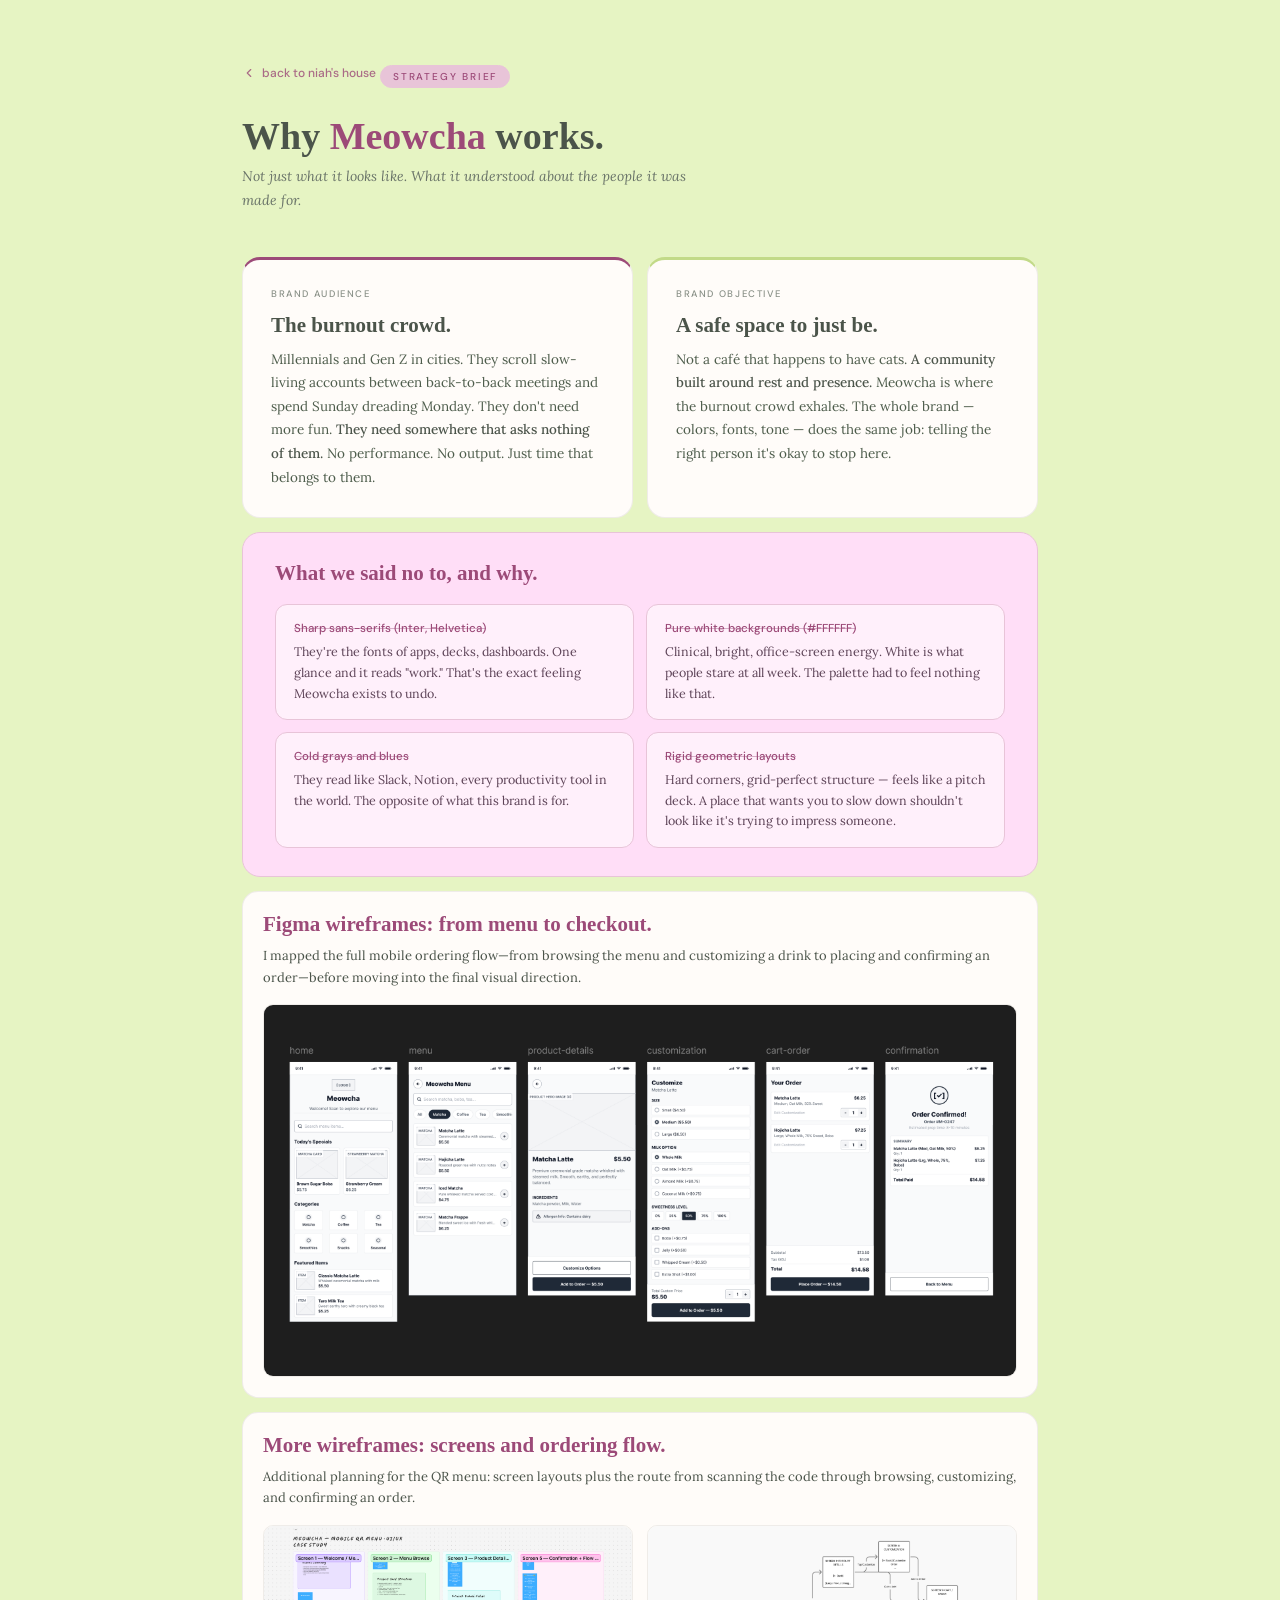
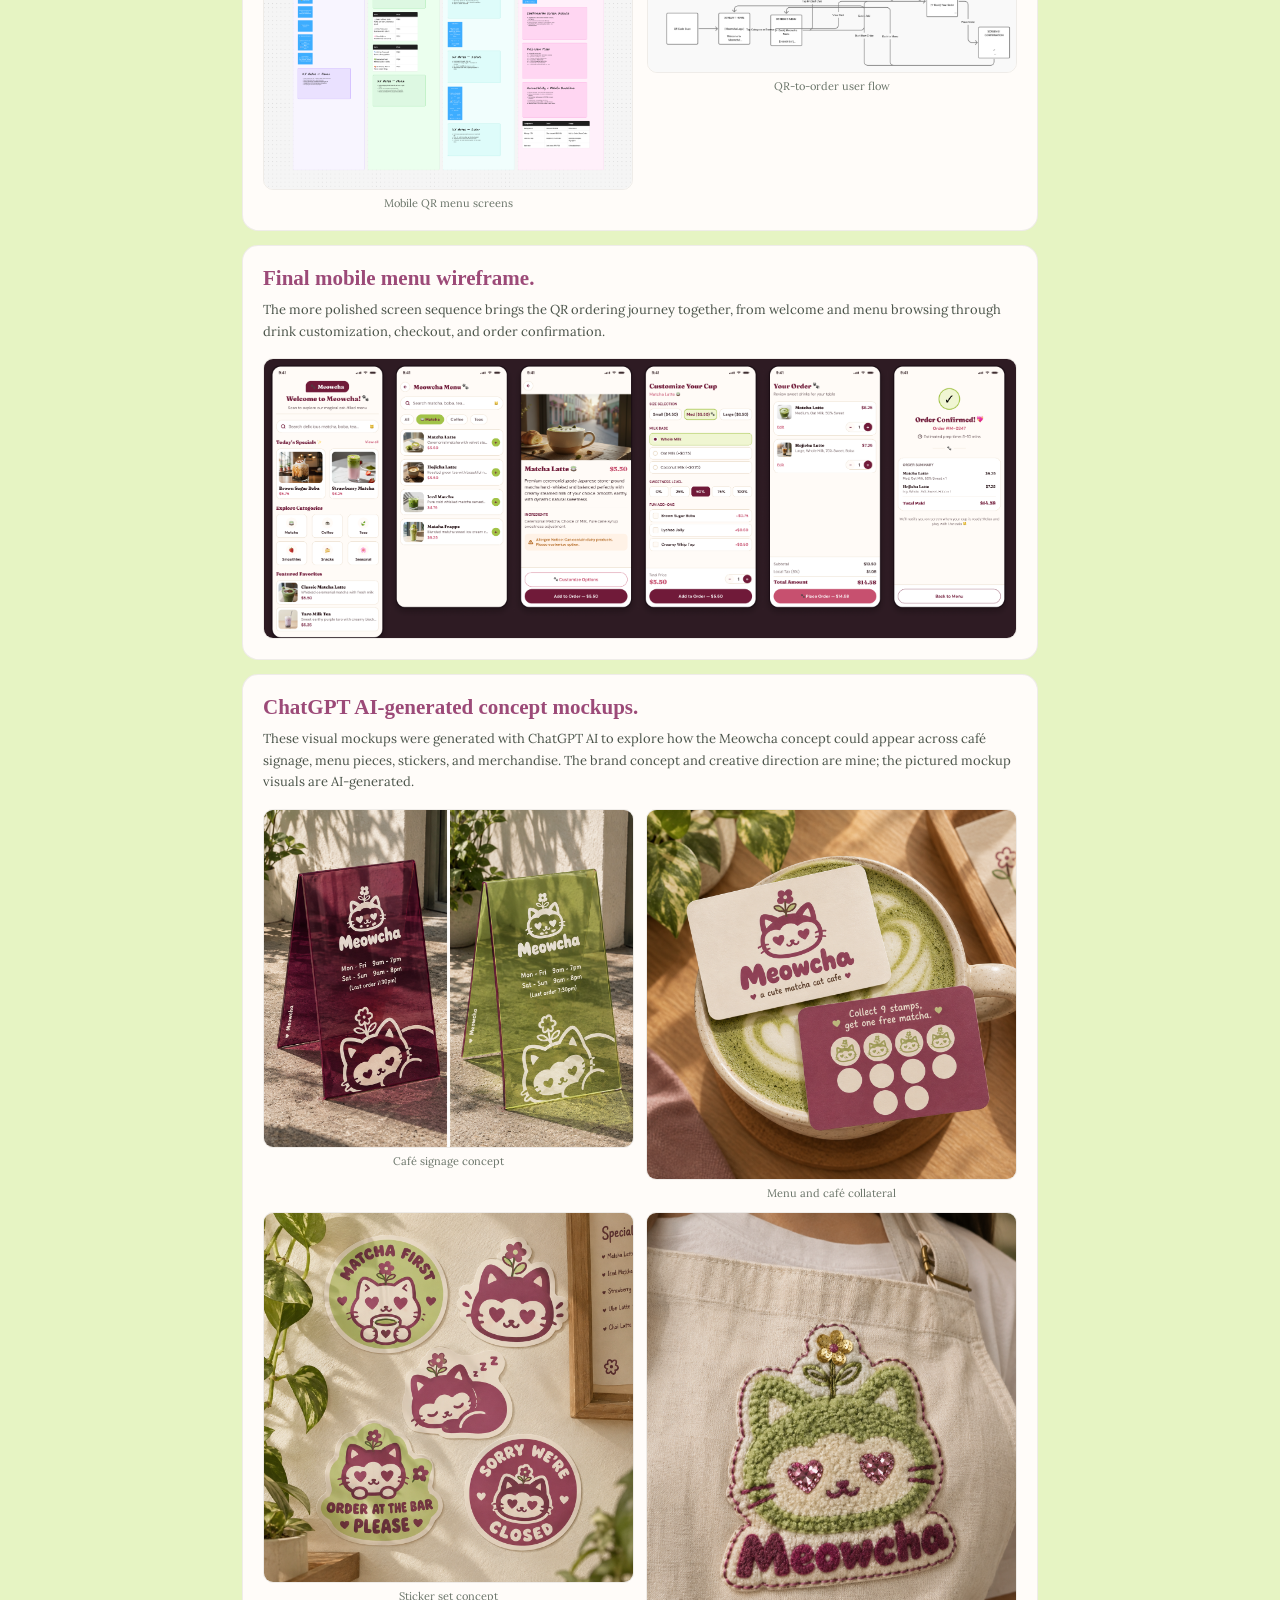
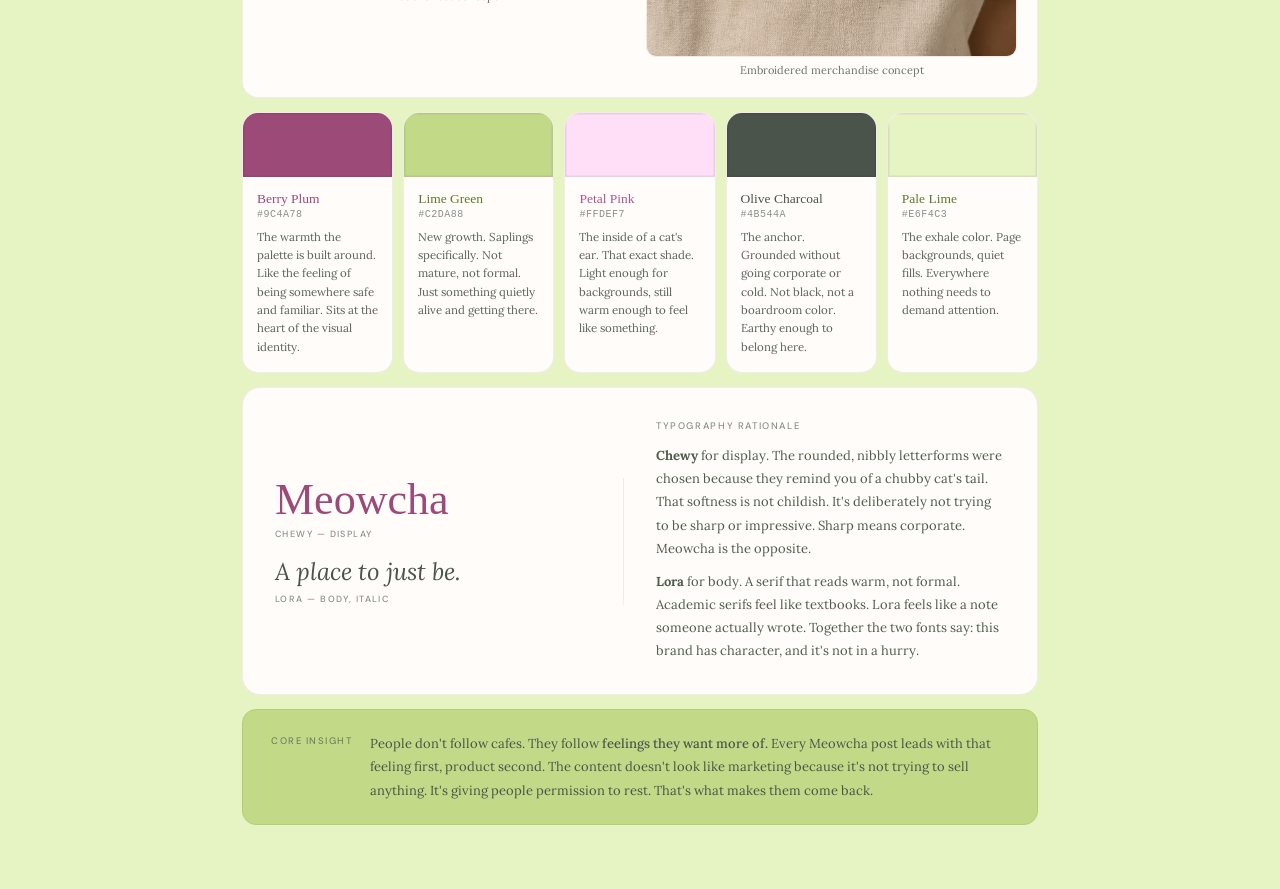
<file: meowcha-brief.html>
<!DOCTYPE html>
<html lang="en">
<head>
  <meta charset="UTF-8" />
  <meta name="viewport" content="width=device-width, initial-scale=1.0"/>
  <title>Meowcha Strategy Brief</title>
  <link href="https://fonts.googleapis.com/css2?family=Chewy&family=Lora:ital,wght@0,400;0,500;1,400&family=DM+Sans:wght@300;400;500&display=swap" rel="stylesheet"/>
  <style>
    :root {
      --berry-plum:  #9C4A78;
      --lime-green:  #C2DA88;
      --petal-pink:  #FFDEF7;
      --olive-dark:  #4B544A;
      --pale-lime:   #E6F4C3;
      --plum-light:  #e8c4d8;
      --lime-border: #b5cc72;
      --card-fill:   #fffcf9;
      --rule:        rgba(75,84,74,0.09);
      --font-display: 'Chewy', cursive;
      --font-serif:   'Lora', serif;
      --font-sans:    'DM Sans', sans-serif;
    }

    * { box-sizing: border-box; margin: 0; padding: 0; }

    body {
      background: var(--pale-lime);
      font-family: var(--font-serif);
      color: var(--olive-dark);
      min-height: 100vh;
    }

    .wrapper {
      max-width: 860px;
      margin: 0 auto;
      padding: 64px 32px;
    }

    @keyframes slideUp {
      from { opacity: 0; transform: translateY(48px); }
      to   { opacity: 1; transform: translateY(0px); }
    }
    @keyframes slideFromLeft {
      from { opacity: 0; transform: translateX(-56px); }
      to   { opacity: 1; transform: translateX(0px); }
    }
    @keyframes slideFromRight {
      from { opacity: 0; transform: translateX(56px); }
      to   { opacity: 1; transform: translateX(0px); }
    }
    @keyframes slideUpSm {
      from { opacity: 0; transform: translateY(24px); }
      to   { opacity: 1; transform: translateY(0px); }
    }

    .eyebrow   { animation: slideUpSm     0.55s cubic-bezier(0.16,1,0.3,1) 0.00s both; }
    .msb-title { animation: slideUpSm     0.55s cubic-bezier(0.16,1,0.3,1) 0.08s both; }
    .msb-sub   { animation: slideUpSm     0.55s cubic-bezier(0.16,1,0.3,1) 0.14s both; }
    .card-audience  { animation: slideFromLeft  0.65s cubic-bezier(0.16,1,0.3,1) 0.20s both; }
    .card-objective { animation: slideFromRight 0.65s cubic-bezier(0.16,1,0.3,1) 0.26s both; }
    .reject-card    { animation: slideUp        0.65s cubic-bezier(0.16,1,0.3,1) 0.22s both; }
    .color-card:nth-child(1) { animation: slideUp 0.6s cubic-bezier(0.16,1,0.3,1) 0.10s both; }
    .color-card:nth-child(2) { animation: slideUp 0.6s cubic-bezier(0.16,1,0.3,1) 0.18s both; }
    .color-card:nth-child(3) { animation: slideUp 0.6s cubic-bezier(0.16,1,0.3,1) 0.26s both; }
    .color-card:nth-child(4) { animation: slideUp 0.6s cubic-bezier(0.16,1,0.3,1) 0.34s both; }
    .color-card:nth-child(5) { animation: slideUp 0.6s cubic-bezier(0.16,1,0.3,1) 0.42s both; }
    .type-card     { animation: slideUp   0.65s cubic-bezier(0.16,1,0.3,1) 0.20s both; }
    .insight-strip { animation: slideUpSm 0.55s cubic-bezier(0.16,1,0.3,1) 0.26s both; }

    .anim-done { transition: transform 0.28s ease, box-shadow 0.28s ease; }
    .card:hover, .color-card:hover, .type-card:hover, .reject-card:hover {
      transform: translateY(-5px);
      box-shadow: 0 14px 40px rgba(75,84,74,0.11);
    }

    /* back link */
    .back-link {
      display: inline-flex;
      align-items: center;
      gap: 6px;
      font-family: var(--font-sans);
      font-size: 12px;
      font-weight: 500;
      color: var(--berry-plum);
      text-decoration: none;
      margin-bottom: 36px;
      opacity: 0.8;
      transition: opacity 0.2s;
    }
    .back-link:hover { opacity: 1; }

    .eyebrow {
      display: inline-block;
      font-family: var(--font-sans);
      font-size: 10px;
      font-weight: 500;
      letter-spacing: 0.18em;
      text-transform: uppercase;
      color: var(--berry-plum);
      background: var(--plum-light);
      border: 1px solid var(--plum-light);
      padding: 4px 12px;
      border-radius: 100px;
      margin-bottom: 14px;
    }

    .msb-title {
      font-family: var(--font-display);
      font-size: 38px;
      color: var(--olive-dark);
      line-height: 1;
      margin-bottom: 10px;
    }
    .msb-title .accent { color: var(--berry-plum); }

    .msb-sub {
      font-family: var(--font-serif);
      font-style: italic;
      font-size: 14px;
      color: #6a7469;
      line-height: 1.7;
      max-width: 480px;
      margin-bottom: 44px;
    }

    .row-2   { display: grid; grid-template-columns: 1fr 1fr; gap: 14px; margin-bottom: 14px; }
    .row-full { margin-bottom: 14px; }
    .color-row { display: grid; grid-template-columns: repeat(5, 1fr); gap: 10px; margin-bottom: 14px; }

    .card {
      background: var(--card-fill);
      border: 1px solid var(--rule);
      border-radius: 18px;
      padding: 28px;
    }
    .card-label {
      font-family: var(--font-sans);
      font-size: 9.5px;
      font-weight: 500;
      letter-spacing: 0.17em;
      text-transform: uppercase;
      color: #8a9188;
      margin-bottom: 13px;
    }
    .card h3 { font-family: var(--font-display); font-size: 21px; margin-bottom: 10px; color: var(--olive-dark); }
    .card p { font-family: var(--font-serif); font-size: 13.5px; line-height: 1.75; color: #4e5d4c; }
    .card p strong { font-weight: 500; color: var(--olive-dark); }
    .card-audience  { border-top: 3px solid var(--berry-plum); }
    .card-objective { border-top: 3px solid var(--lime-green); }

    .reject-card {
      background: var(--petal-pink);
      border: 1px solid var(--plum-light);
      border-radius: 18px;
      padding: 28px 32px;
    }
    .reject-card h3 { font-family: var(--font-display); font-size: 21px; color: var(--berry-plum); margin-bottom: 18px; }
    .reject-list { display: grid; grid-template-columns: 1fr 1fr; gap: 12px; }
    .reject-item {
      background: rgba(255,255,255,0.55);
      border: 1px solid var(--plum-light);
      border-radius: 12px;
      padding: 16px 18px;
    }
    .reject-what {
      font-family: var(--font-sans);
      font-size: 11.5px;
      font-weight: 500;
      color: var(--berry-plum);
      margin-bottom: 5px;
      text-decoration: line-through;
      text-decoration-color: rgba(156,74,120,0.4);
    }
    .reject-why { font-family: var(--font-serif); font-size: 12.5px; line-height: 1.65; color: #5e4458; }
    .wireframe-card { background: var(--card-fill); border: 1px solid var(--rule); border-radius: 16px; padding: 20px; margin-bottom: 14px; }
    .wireframe-card h3 { font-family: var(--font-display); font-size: 21px; color: var(--berry-plum); margin-bottom: 8px; }
    .wireframe-card p { font-family: var(--font-serif); font-size: 13px; line-height: 1.65; margin-bottom: 16px; }
    .wireframe-card img { display: block; width: 100%; height: auto; border-radius: 10px; border: 1px solid var(--rule); }
    .wireframe-gallery { display: grid; grid-template-columns: repeat(2, minmax(0, 1fr)); gap: 14px; }
    .wireframe-gallery figure { margin: 0; min-width: 0; }
    .wireframe-gallery img { display: block; width: 100%; height: auto; border-radius: 10px; border: 1px solid var(--rule); }
    .wireframe-gallery figcaption { margin-top: 6px; text-align: center; font-family: var(--font-serif); font-size: 11px; color: #6a7469; }

    .mockup-board-card { background: var(--card-fill); border: 1px solid var(--rule); border-radius: 16px; padding: 20px; margin-bottom: 14px; }
    .mockup-board-card h3 { font-family: var(--font-display); font-size: 21px; color: var(--berry-plum); margin-bottom: 8px; }
    .mockup-board-card > p { font-family: var(--font-serif); font-size: 13px; line-height: 1.65; margin-bottom: 16px; }
    .meowcha-mockup-grid { display: grid; grid-template-columns: repeat(2, minmax(0, 1fr)); gap: 12px; }
    .meowcha-mockup-grid figure { margin: 0; min-width: 0; }
    .meowcha-mockup-grid img { display: block; width: 100%; height: auto; border-radius: 10px; border: 1px solid var(--rule); }
    .meowcha-mockup-grid figcaption { margin-top: 6px; text-align: center; font-family: var(--font-serif); font-size: 11px; color: #6a7469; }

    .color-card { background: var(--card-fill); border: 1px solid var(--rule); border-radius: 16px; overflow: hidden; }
    .color-swatch { height: 64px; width: 100%; box-shadow: inset 0 0 0 1.5px rgba(0,0,0,0.08); }
    .color-body { padding: 14px 14px 16px; }
    .color-name { font-family: var(--font-display); font-size: 13.5px; margin-bottom: 2px; }
    .color-hex { font-family: 'Courier New', monospace; font-size: 10px; letter-spacing: 0.05em; color: #8a9188; margin-bottom: 8px; }
    .color-desc { font-family: var(--font-serif); font-size: 11.5px; line-height: 1.6; color: #5a6358; }

    .type-card {
      background: var(--card-fill);
      border: 1px solid var(--rule);
      border-radius: 18px;
      padding: 32px;
      display: grid;
      grid-template-columns: 1fr 1fr;
      gap: 32px;
      align-items: center;
    }
    .type-block { border-right: 1px solid var(--rule); padding-right: 32px; }
    .type-sample-display { font-family: var(--font-display); font-size: 44px; line-height: 1; color: var(--berry-plum); margin-bottom: 6px; }
    .type-sample-serif { font-family: var(--font-serif); font-style: italic; font-size: 24px; line-height: 1.2; color: var(--olive-dark); margin-bottom: 6px; }
    .type-label { font-family: var(--font-sans); font-size: 9px; font-weight: 500; letter-spacing: 0.16em; text-transform: uppercase; color: #8a9188; }
    .type-rationale p { font-family: var(--font-serif); font-size: 13px; line-height: 1.78; color: #4e5d4c; }
    .type-rationale p + p { margin-top: 10px; }

    .insight-strip {
      background: var(--lime-green);
      border: 1px solid var(--lime-border);
      border-radius: 14px;
      padding: 22px 28px;
      display: grid;
      grid-template-columns: auto 1fr;
      gap: 18px;
      align-items: start;
    }
    .insight-label {
      font-family: var(--font-sans);
      font-size: 9.5px;
      font-weight: 500;
      letter-spacing: 0.16em;
      text-transform: uppercase;
      color: var(--olive-dark);
      white-space: nowrap;
      padding-top: 3px;
      opacity: 0.65;
    }
    .insight-text { font-family: var(--font-serif); font-size: 13px; line-height: 1.78; color: var(--olive-dark); }
    .insight-text strong { font-weight: 500; }

    @media (max-width: 700px) {
      .row-2, .color-row    { grid-template-columns: 1fr; }
      .wireframe-gallery   { grid-template-columns: 1fr; }
      .reject-list          { grid-template-columns: 1fr; }
      .type-card            { grid-template-columns: 1fr; }
      .type-block           { border-right: none; border-bottom: 1px solid var(--rule); padding-right: 0; padding-bottom: 24px; }
      .wrapper              { padding: 40px 20px; }
    }
  </style>
</head>
<body>
<div class="wrapper">

  <a href="index.html" class="back-link">
    <svg width="14" height="14" viewBox="0 0 24 24" fill="none" stroke="currentColor" stroke-width="2" stroke-linecap="round" stroke-linejoin="round">
      <polyline points="15,18 9,12 15,6"/>
    </svg>
    back to niah's house
  </a>

  <span class="eyebrow">Strategy Brief</span>
  <h2 class="msb-title">Why <span class="accent">Meowcha</span> works.</h2>
  <p class="msb-sub">Not just what it looks like. What it understood about the people it was made for.</p>

  <div class="row-2">
    <div class="card card-audience">
      <div class="card-label">Brand Audience</div>
      <h3>The burnout crowd.</h3>
      <p>Millennials and Gen Z in cities. They scroll slow-living accounts between back-to-back meetings and spend Sunday dreading Monday. They don't need more fun. <strong>They need somewhere that asks nothing of them.</strong> No performance. No output. Just time that belongs to them.</p>
    </div>
    <div class="card card-objective">
      <div class="card-label">Brand Objective</div>
      <h3>A safe space to just be.</h3>
      <p>Not a café that happens to have cats. <strong>A community built around rest and presence.</strong> Meowcha is where the burnout crowd exhales. The whole brand — colors, fonts, tone — does the same job: telling the right person it's okay to stop here.</p>
    </div>
  </div>

  <div class="row-full">
    <div class="reject-card">
      <h3>What we said no to, and why.</h3>
      <div class="reject-list">
        <div class="reject-item">
          <div class="reject-what">Sharp sans-serifs (Inter, Helvetica)</div>
          <div class="reject-why">They're the fonts of apps, decks, dashboards. One glance and it reads "work." That's the exact feeling Meowcha exists to undo.</div>
        </div>
        <div class="reject-item">
          <div class="reject-what">Pure white backgrounds (#FFFFFF)</div>
          <div class="reject-why">Clinical, bright, office-screen energy. White is what people stare at all week. The palette had to feel nothing like that.</div>
        </div>
        <div class="reject-item">
          <div class="reject-what">Cold grays and blues</div>
          <div class="reject-why">They read like Slack, Notion, every productivity tool in the world. The opposite of what this brand is for.</div>
        </div>
        <div class="reject-item">
          <div class="reject-what">Rigid geometric layouts</div>
          <div class="reject-why">Hard corners, grid-perfect structure — feels like a pitch deck. A place that wants you to slow down shouldn't look like it's trying to impress someone.</div>
        </div>
      </div>
    </div>
  </div>

  <div class="row-full">
    <figure class="wireframe-card">
      <h3>Figma wireframes: from menu to checkout.</h3>
      <p>I mapped the full mobile ordering flow—from browsing the menu and customizing a drink to placing and confirming an order—before moving into the final visual direction.</p>
      <img src="assets/assets/meowcha-raw-wireframe.png" alt="Six Figma wireframe screens for Meowcha: home, menu, product details, customization, cart, and order confirmation" loading="lazy" />
    </figure>
  </div>

  <div class="row-full">
    <section class="wireframe-card" aria-labelledby="meowcha-flow-title">
      <h3 id="meowcha-flow-title">More wireframes: screens and ordering flow.</h3>
      <p>Additional planning for the QR menu: screen layouts plus the route from scanning the code through browsing, customizing, and confirming an order.</p>
      <div class="wireframe-gallery">
        <figure>
          <img src="assets/assets/meowcha-qr-menu-board.png" alt="Meowcha mobile QR menu board showing home, menu browse, product detail, and confirmation screens" loading="lazy" />
          <figcaption>Mobile QR menu screens</figcaption>
        </figure>
        <figure>
          <img src="assets/assets/meowcha-user-flow.png" alt="Meowcha QR menu user flow from scanning the code through menu browsing, customization, cart, and order confirmation" loading="lazy" />
          <figcaption>QR-to-order user flow</figcaption>
        </figure>
      </div>
    </section>
  </div>

  <div class="row-full">
    <figure class="wireframe-card">
      <h3>Final mobile menu wireframe.</h3>
      <p>The more polished screen sequence brings the QR ordering journey together, from welcome and menu browsing through drink customization, checkout, and order confirmation.</p>
      <img src="assets/assets/meowcha-final-mobile-wireframe.png" alt="Final Meowcha mobile menu wireframe showing six screens: welcome, menu, product details, drink customization, order review, and confirmation" loading="lazy" />
    </figure>
  </div>

  <div class="row-full">
    <section class="mockup-board-card" aria-labelledby="meowcha-mockups-title">
      <h3 id="meowcha-mockups-title">ChatGPT AI-generated concept mockups.</h3>
      <p>These visual mockups were generated with ChatGPT AI to explore how the Meowcha concept could appear across café signage, menu pieces, stickers, and merchandise. The brand concept and creative direction are mine; the pictured mockup visuals are AI-generated.</p>
      <div class="meowcha-mockup-grid">
        <figure><img src="assets/assets/meowcha-concept-board.png" alt="ChatGPT AI-generated mockup of two Meowcha café signs" loading="lazy" /><figcaption>Café signage concept</figcaption></figure>
        <figure><img src="assets/assets/meowcha-menu-mockup.png" alt="ChatGPT AI-generated Meowcha menu and café collateral mockup" loading="lazy" /><figcaption>Menu and café collateral</figcaption></figure>
        <figure><img src="assets/assets/meowcha-sticker-sheet.png" alt="ChatGPT AI-generated mockup of Meowcha cat stickers" loading="lazy" /><figcaption>Sticker set concept</figcaption></figure>
        <figure><img src="assets/assets/meowcha-embroidered-tote.png" alt="ChatGPT AI-generated embroidered Meowcha tote mockup" loading="lazy" /><figcaption>Embroidered merchandise concept</figcaption></figure>
      </div>
    </section>
  </div>

  <div class="color-row">
    <div class="color-card">
      <div class="color-swatch" style="background:#9C4A78;"></div>
      <div class="color-body">
        <div class="color-name" style="color:#9C4A78;">Berry Plum</div>
        <div class="color-hex">#9C4A78</div>
        <div class="color-desc">The warmth the palette is built around. Like the feeling of being somewhere safe and familiar. Sits at the heart of the visual identity.</div>
      </div>
    </div>
    <div class="color-card">
      <div class="color-swatch" style="background:#C2DA88;"></div>
      <div class="color-body">
        <div class="color-name" style="color:#5e7a2a;">Lime Green</div>
        <div class="color-hex">#C2DA88</div>
        <div class="color-desc">New growth. Saplings specifically. Not mature, not formal. Just something quietly alive and getting there.</div>
      </div>
    </div>
    <div class="color-card">
      <div class="color-swatch" style="background:#FFDEF7;"></div>
      <div class="color-body">
        <div class="color-name" style="color:#b05590;">Petal Pink</div>
        <div class="color-hex">#FFDEF7</div>
        <div class="color-desc">The inside of a cat's ear. That exact shade. Light enough for backgrounds, still warm enough to feel like something.</div>
      </div>
    </div>
    <div class="color-card">
      <div class="color-swatch" style="background:#4B544A;"></div>
      <div class="color-body">
        <div class="color-name" style="color:#4B544A;">Olive Charcoal</div>
        <div class="color-hex">#4B544A</div>
        <div class="color-desc">The anchor. Grounded without going corporate or cold. Not black, not a boardroom color. Earthy enough to belong here.</div>
      </div>
    </div>
    <div class="color-card">
      <div class="color-swatch" style="background:#E6F4C3;"></div>
      <div class="color-body">
        <div class="color-name" style="color:#5e7a2a;">Pale Lime</div>
        <div class="color-hex">#E6F4C3</div>
        <div class="color-desc">The exhale color. Page backgrounds, quiet fills. Everywhere nothing needs to demand attention.</div>
      </div>
    </div>
  </div>

  <div class="row-full">
    <div class="type-card">
      <div class="type-block">
        <div class="type-sample-display">Meowcha</div>
        <div class="type-label" style="margin-bottom:18px;">Chewy — display</div>
        <div class="type-sample-serif">A place to just be.</div>
        <div class="type-label">Lora — body, italic</div>
      </div>
      <div class="type-rationale">
        <div class="card-label" style="margin-bottom:12px;">Typography Rationale</div>
        <p><strong>Chewy</strong> for display. The rounded, nibbly letterforms were chosen because they remind you of a chubby cat's tail. That softness is not childish. It's deliberately not trying to be sharp or impressive. Sharp means corporate. Meowcha is the opposite.</p>
        <p><strong>Lora</strong> for body. A serif that reads warm, not formal. Academic serifs feel like textbooks. Lora feels like a note someone actually wrote. Together the two fonts say: this brand has character, and it's not in a hurry.</p>
      </div>
    </div>
  </div>

  <div class="insight-strip">
    <div class="insight-label">Core Insight</div>
    <div class="insight-text">
      People don't follow cafes. They follow <strong>feelings they want more of.</strong> Every Meowcha post leads with that feeling first, product second. The content doesn't look like marketing because it's not trying to sell anything. It's giving people permission to rest. That's what makes them come back.
    </div>
  </div>

</div>
<script>
  setTimeout(() => {
    document.querySelectorAll('.card, .color-card, .type-card, .reject-card')
      .forEach(el => el.classList.add('anim-done'));
  }, 1100);
</script>
</body>
</html>
</file>
